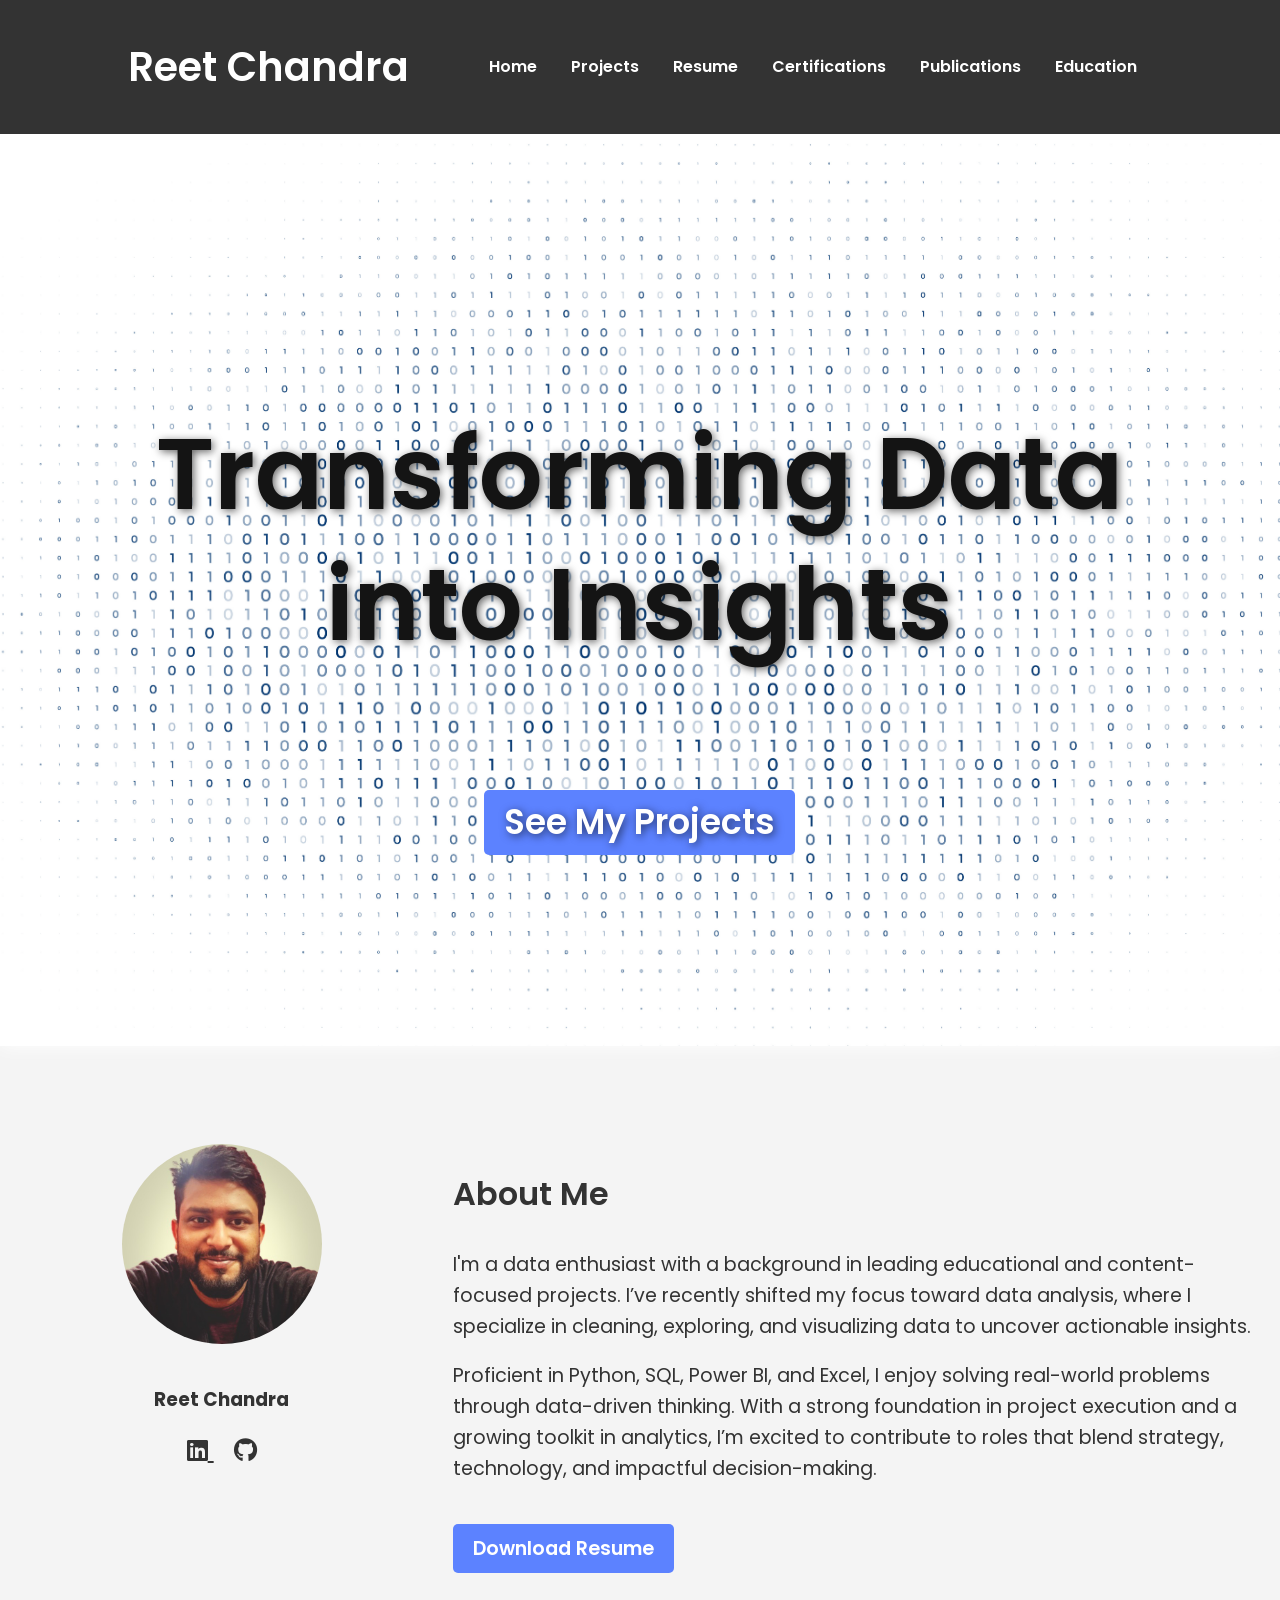
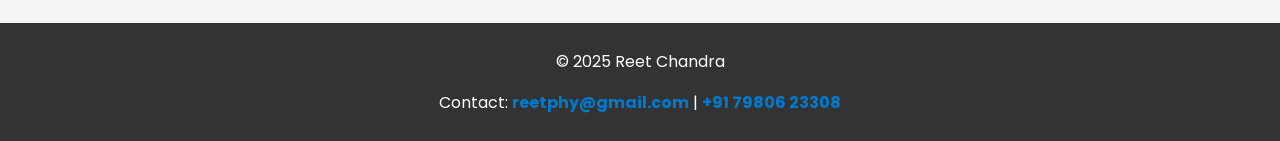
<file: index.html>
<!DOCTYPE html>
<html lang="en">
<head>
  <meta charset="UTF-8" />
  <meta name="viewport" content="width=device-width, initial-scale=1.0" />
  <title>Reet Chandra – Data Analyst Portfolio</title>
  <link href="https://fonts.googleapis.com/css2?family=Poppins:wght@300;400;600&display=swap" rel="stylesheet" />
  <link rel="stylesheet" href="style.css" />
  <link rel="stylesheet" href="https://cdnjs.cloudflare.com/ajax/libs/font-awesome/6.5.0/css/all.min.css">

  <style>
    body {
      font-family: 'Poppins', sans-serif;
      margin: 0;
      padding: 0;
      background-color: #f4f4f4;
    }

    header {
      background-color: #333;
      color: white;
      padding: 10px 0;
    }

    header .container {
      display: flex;
      justify-content: space-between;
      align-items: center;
      padding: 0 20px;
    }

    header nav a {
      color: white;
      text-decoration: none;
      margin: 0 15px;
      font-weight: 600;
    }

    header nav a:hover {
      text-decoration: underline;
    }

    .hero {
      display: flex;
      justify-content: center;
      align-items: center;
      height: 80vh;
      background-color: #2d3e50;
      color: white;
    }

    .hero-content {
      text-align: center;
    }

    .cta-button {
      background-color: #5c82ff;
      color: white;
      padding: 10px 20px;
      text-decoration: none;
      border-radius: 5px;
      font-weight: 600;
      margin-top: 20px;
      display: inline-block;
    }

    .cta-button:hover {
      background-color: #ff3e6e;
    }

    /* Main Layout */
    .main-container {
      display: flex;
      justify-content: space-between;
      padding: 50px 20px;
    }

    .left-panel {
      flex: 1;
      padding-right: 30px;
      text-align: center;
    }

    .left-panel img {
      border-radius: 50%;
      width: 200px;
      height: 200px;
      object-fit: cover;
    }

    .right-panel {
      flex: 2;
    }

    .right-panel h2 {
      font-size: 2em;
    }

    .about-me p {
      font-size: 1.1em;
      color: #555;
      line-height: 1.6;
    }

    .social-links {
      margin-top: 10px;
    }

    .social-links a {
      color: #333;
      margin: 0 10px;
      font-size: 1.5em;
      transition: color 0.3s;
    }

    .social-links a:hover {
      color: #0077b5;
    }

    footer {
      text-align: center;
      background-color: #333;
      color: white;
      padding: 10px;
    }
  </style>
</head>
<body>
  <!-- Header Section -->
  <header>
    <div class="container">
      <h1>Reet Chandra</h1>
      <nav>
        <a href="index.html">Home</a>
        <a href="projects.html">Projects</a>
        <a href="resume.pdf" target="_blank">Resume</a>
        <a href="certifications.html">Certifications</a>
        <a href="publications.html">Publications</a>
        <a href="degree.html">Education</a>
      </nav>
    </div>
  </header>

  <!-- Hero Section -->
  <section class="hero">
    <div class="hero-content">
      <h2>Transforming Data into Insights</h2>
      <a href="projects.html" class="cta-button">See My Projects</a>
    </div>
  </section>

  <!-- Main Content Section -->
  <section class="main-container">
    <!-- Left Panel -->
    <div class="left-panel">
      <img src="assets/images/profile-picture.jpeg" alt="Reet Chandra" class="profile-img" />
      <h3>Reet Chandra</h3>
      <div class="social-links">
        <a href="https://www.linkedin.com/in/reet-chandra/" target="_blank" title="LinkedIn">
          <i class="fab fa-linkedin"></i>
        </a>
        <a href="https://github.com/reetphy" target="_blank" title="GitHub">
          <i class="fab fa-github"></i>
        </a>
      </div>
    </div>

    <!-- Right Panel -->
    <div class="right-panel">
      <h2>About Me</h2>
      <p>
        I'm a data enthusiast with a background in leading educational and content-focused projects. I’ve recently shifted my focus toward data analysis, where I specialize in cleaning, exploring, and visualizing data to uncover actionable insights.
      </p>
      <p>
        Proficient in Python, SQL, Power BI, and Excel, I enjoy solving real-world problems through data-driven thinking. With a strong foundation in project execution and a growing toolkit in analytics, I’m excited to contribute to roles that blend strategy, technology, and impactful decision-making.
      </p>
      <a href="resume.pdf" download class="cta-button">Download Resume</a>
    </div>
  </section>

  <!-- Footer Section -->
  <footer>
    <p>© 2025 Reet Chandra</p>
    <p>Contact: <a href="mailto:reetphy@gmail.com">reetphy@gmail.com</a> | <a href="tel:+917980623308">+91 79806 23308</a></p>
  </footer>
</body>
</html>
</file>
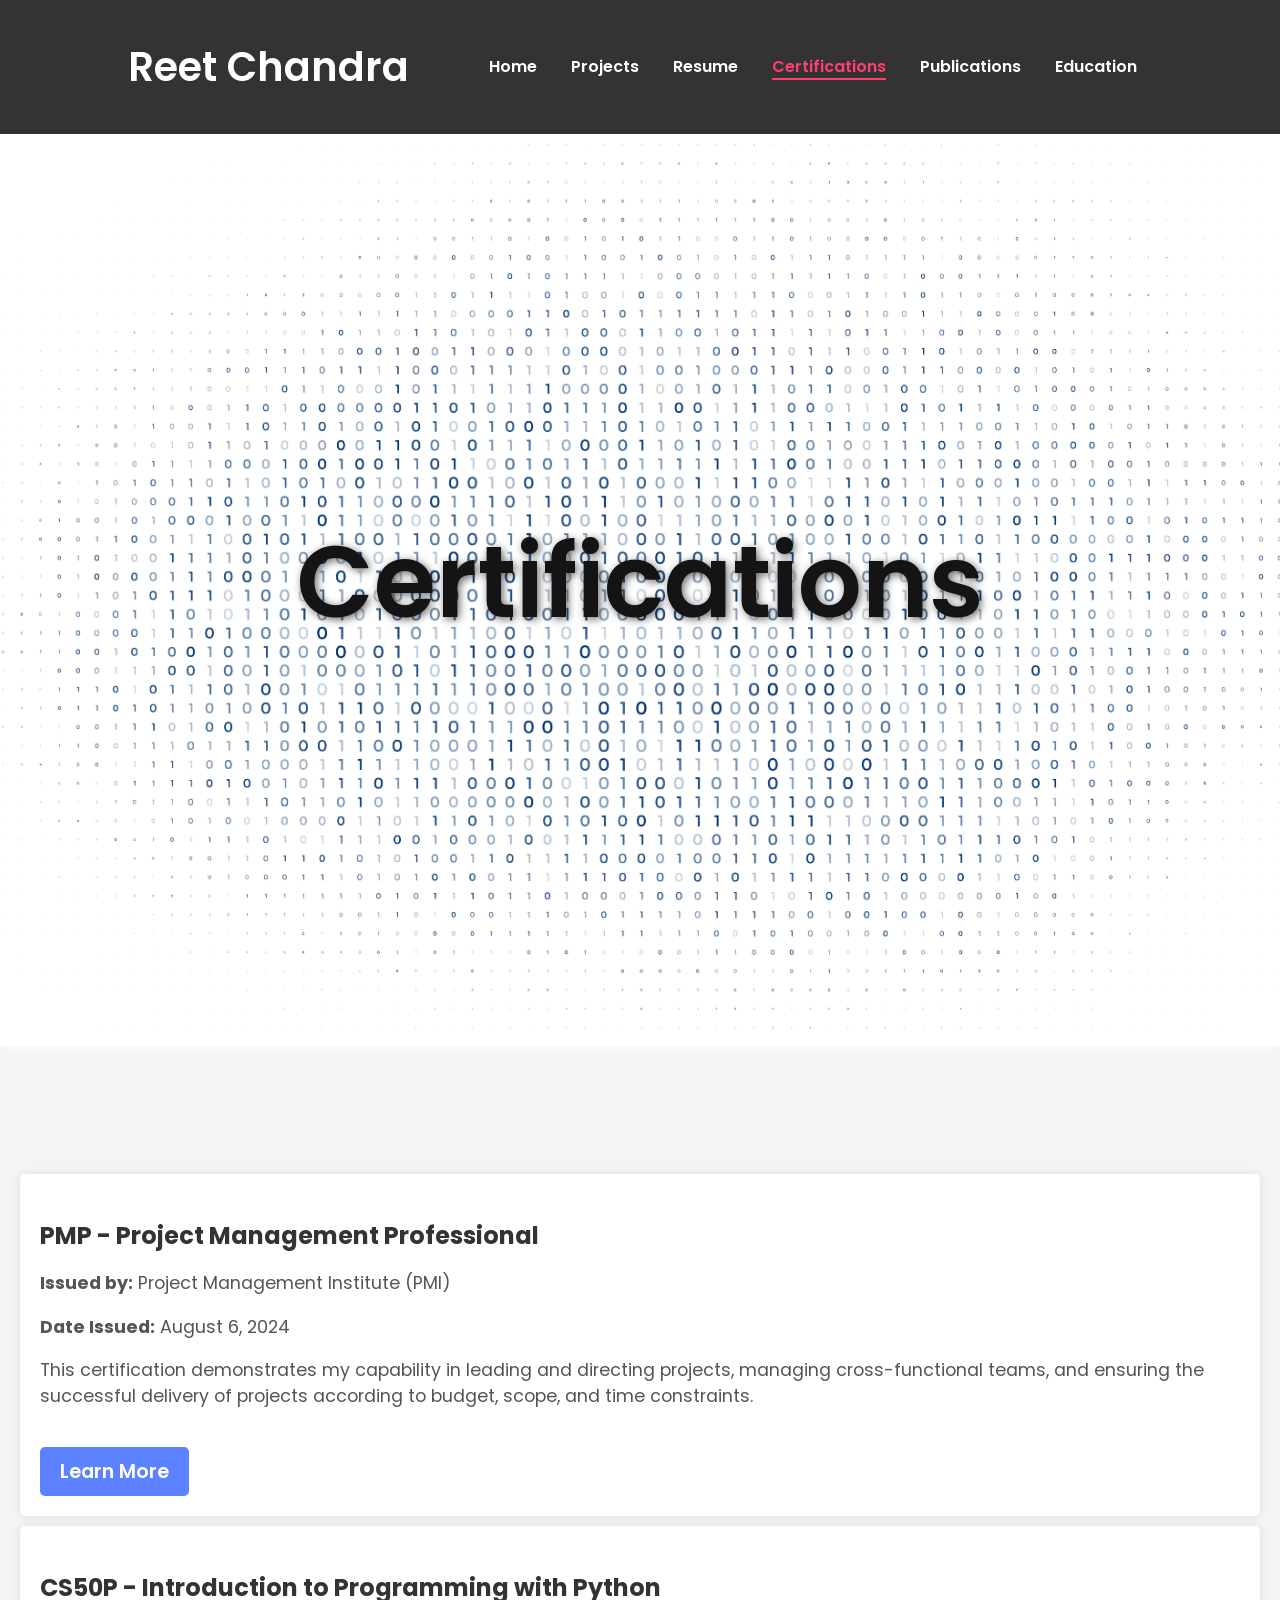
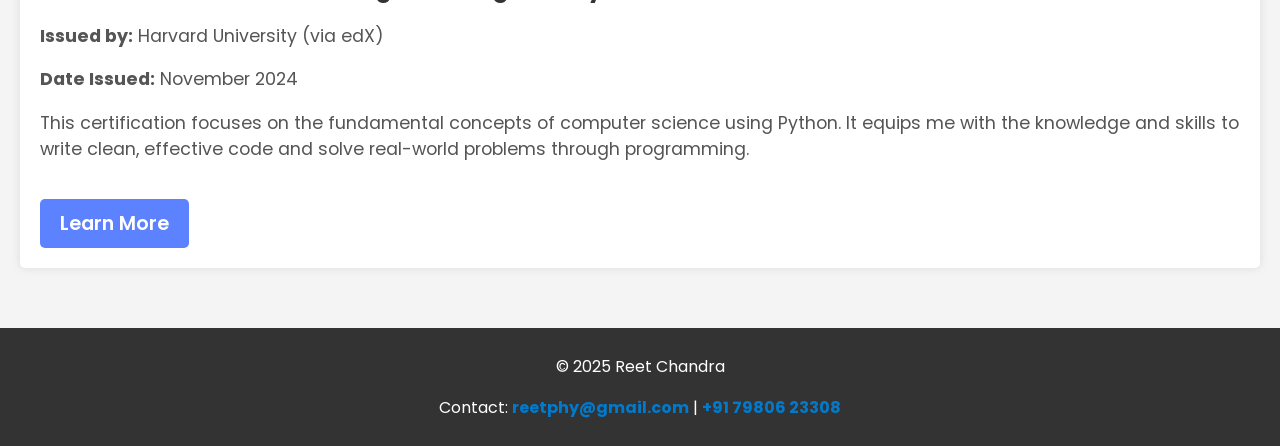
<file: certfications.html>
<!DOCTYPE html>
<html lang="en">
<head>
  <meta charset="UTF-8" />
  <meta name="viewport" content="width=device-width, initial-scale=1.0" />
  <title>Certifications – Reet Chandra</title>
  <link href="https://fonts.googleapis.com/css2?family=Poppins:wght@300;400;600&display=swap" rel="stylesheet" />
  <link rel="stylesheet" href="style.css" />
  <link rel="stylesheet" href="https://cdnjs.cloudflare.com/ajax/libs/font-awesome/6.5.0/css/all.min.css">
  <style>
    body {
      font-family: 'Poppins', sans-serif;
      margin: 0;
      padding: 0;
      background-color: #f4f4f4;
    }

    header {
      background-color: #333;
      color: white;
      padding: 10px 0;
    }

    header .container {
      display: flex;
      justify-content: space-between;
      align-items: center;
      padding: 0 20px;
    }

    header nav a {
      color: white;
      text-decoration: none;
      margin: 0 15px;
      font-weight: 600;
    }

    header nav a:hover {
      text-decoration: underline;
    }

    .hero {
      display: flex;
      justify-content: center;
      align-items: center;
      height: 80vh;
      background-color: #2d3e50;
      color: white;
    }

    .hero-content {
      text-align: center;
    }

    .cta-button {
      background-color: #5c82ff;
      color: white;
      padding: 10px 20px;
      text-decoration: none;
      border-radius: 5px;
      font-weight: 600;
      margin-top: 20px;
      display: inline-block;
    }

    .cta-button:hover {
      background-color: #ff3e6e;
    }

    .main-container {
      display: flex;
      flex-direction: column;
      justify-content: center;
      padding: 50px 20px;
      text-align: center;
    }

    .certifications {
      margin-top: 20px;
    }

    .certification-item {
      background-color: #fff;
      padding: 20px;
      margin: 10px 0;
      border-radius: 5px;
      box-shadow: 0 0 10px rgba(0, 0, 0, 0.1);
      text-align: left;
    }

    .certification-item h3 {
      font-size: 1.5em;
      margin-bottom: 10px;
    }

    .certification-item p {
      font-size: 1.1em;
      color: #555;
    }

    footer {
      text-align: center;
      background-color: #333;
      color: white;
      padding: 10px;
    }
  </style>
</head>
<body>
  <!-- Header Section -->
  <header>
    <div class="container">
      <h1>Reet Chandra</h1>
      <nav>
        <a href="index.html">Home</a>
        <a href="projects.html">Projects</a>
        <a href="resume.pdf" target="_blank">Resume</a>
        <a href="certifications.html" class="active">Certifications</a>
        <a href="publications.html">Publications</a>
        <a href="degree.html">Education</a>
      </nav>
    </div>
  </header>

  <!-- Hero Section -->
  <section class="hero">
    <div class="hero-content">
      <h2>Certifications</h2>
    </div>
  </section>

  <!-- Main Content Section -->
  <section class="main-container">
    <div class="certifications">
      <!-- PMP Certification -->
      <div class="certification-item">
        <h3>PMP - Project Management Professional</h3>
        <p><strong>Issued by:</strong> Project Management Institute (PMI)</p>
        <p><strong>Date Issued:</strong> August 6, 2024</p>
        <p>This certification demonstrates my capability in leading and directing projects, managing cross-functional teams, and ensuring the successful delivery of projects according to budget, scope, and time constraints.</p>
        <a href="https://www.pmi.org/certifications/project-management-pmp" target="_blank" class="cta-button">Learn More</a>
      </div>

      <!-- CS50P Certification -->
      <div class="certification-item">
        <h3>CS50P - Introduction to Programming with Python</h3>
        <p><strong>Issued by:</strong> Harvard University (via edX)</p>
        <p><strong>Date Issued:</strong> November 2024</p>
        <p>This certification focuses on the fundamental concepts of computer science using Python. It equips me with the knowledge and skills to write clean, effective code and solve real-world problems through programming.</p>
        <a href="https://www.edx.org/course/cs50s-introduction-to-programming-with-python" target="_blank" class="cta-button">Learn More</a>
      </div>
    </div>
  </section>

  <!-- Footer Section -->
  <footer>
    <p>© 2025 Reet Chandra</p>
    <p>Contact: <a href="mailto:reetphy@gmail.com">reetphy@gmail.com</a> | <a href="tel:+917980623308">+91 79806 23308</a></p>
  </footer>
</body>
</html>
</file>
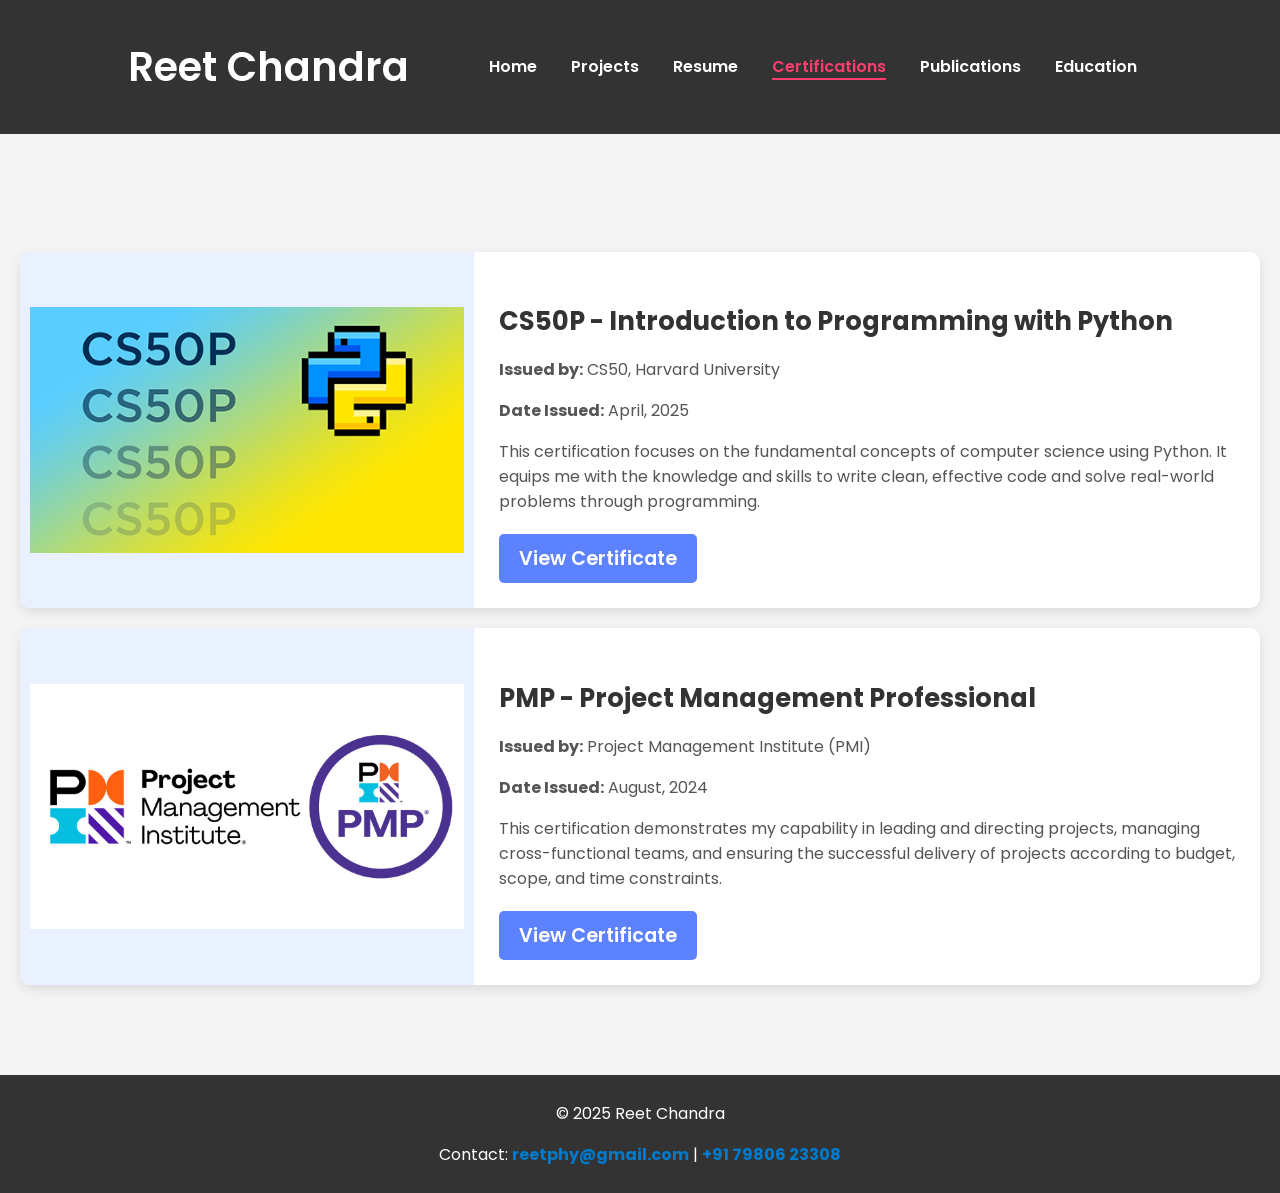
<file: certifications.html>
<!DOCTYPE html>
<html lang="en">
<head>
  <meta charset="UTF-8" />
  <meta name="viewport" content="width=device-width, initial-scale=1.0" />
  <title>Certifications – Reet Chandra</title>
  <link href="https://fonts.googleapis.com/css2?family=Poppins:wght@300;400;600&display=swap" rel="stylesheet" />
  <link rel="stylesheet" href="style.css" />
  <link rel="stylesheet" href="https://cdnjs.cloudflare.com/ajax/libs/font-awesome/6.5.0/css/all.min.css">
  <style>
    body {
      font-family: 'Poppins', sans-serif;
      margin: 0;
      padding: 0;
      background-color: #f4f4f4;
    }

    header {
      background-color: #333;
      color: white;
      padding: 10px 0;
    }

    header .container {
      display: flex;
      justify-content: space-between;
      align-items: center;
      padding: 0 20px;
    }

    header nav a {
      color: white;
      text-decoration: none;
      margin: 0 15px;
      font-weight: 600;
    }

    header nav a:hover {
      text-decoration: underline;
    }

    .main-container {
      display: flex;
      flex-direction: column;
      justify-content: center;
      padding: 50px 20px;
      text-align: center;
    }

    .certifications {
      margin-top: 20px;
      display: flex;
      flex-direction: column;
      gap: 20px;
    }

    .certification-item {
      display: flex;
      background-color: #fff;
      border-radius: 10px;
      overflow: hidden;
      box-shadow: 0 4px 12px rgba(0, 0, 0, 0.1);
      transition: transform 0.3s;
      text-align: left;
    }

    .certification-item:hover {
      transform: translateY(-10px);
    }

    .cert-left {
      flex: 0 0 35%;
      background-color: #e9f0ff;
      display: flex;
      align-items: center;
      justify-content: center;
      padding: 10px; /* uniform padding */
      min-height: 200px;
    }

    .cert-left img {
      max-width: 100%;
      max-height: 100%;
      object-fit: contain;
    }


    .cert-right {
      flex: 1;
      padding: 25px;
    }

    .cert-right h3 {
      font-size: 1.6em;
      margin-bottom: 10px;
    }

    .cert-right p {
      font-size: 1em;
      color: #555;
      margin-bottom: 10px;
    }
    .certificate-link {
      display: inline-block;
      border-radius: 8px;
      overflow: hidden;
      box-shadow: 0 4px 10px rgba(0, 0, 0, 0.1);
      transition: transform 0.2s ease, box-shadow 0.2s ease;
    }
    
    .certificate-link:hover {
      transform: scale(1.03);
      box-shadow: 0 6px 16px rgba(0, 0, 0, 0.2);
    }
    
    .certificate-image {
      max-width: 200px;
      height: auto;
      display: block;
    }

    .cta-button {
      display: inline-block;
      margin-top: 10px;
      background-color: #5c82ff;
      color: white;
      padding: 10px 20px;
      text-decoration: none;
      border-radius: 5px;
      font-weight: 600;
    }

    .cta-button:hover {
      background-color: #ff3e6e;
    }

    footer {
      text-align: center;
      background-color: #333;
      color: white;
      padding: 10px;
      margin-top: 40px;
    }
  </style>
</head>
<body>
  <header>
    <div class="container">
      <h1>Reet Chandra</h1>
      <nav>
        <a href="index.html">Home</a>
        <a href="projects.html">Projects</a>
        <a href="resume.pdf" target="_blank">Resume</a>
        <a href="certifications.html" class="active">Certifications</a>
        <a href="publications.html">Publications</a>
        <a href="degree.html">Education</a>
      </nav>
    </div>
  </header>

  <section class="main-container">
    <div class="certifications">
      <!-- CS50P Certification -->
      <div class="certification-item">
        <div class="cert-left">
          <img src="assets/images/CS50P.png" alt="CS50P Logo" />
        </div>
        <div class="cert-right">
          <h3>CS50P - Introduction to Programming with Python</h3>
          <p><strong>Issued by:</strong> CS50, Harvard University</p>
          <p><strong>Date Issued:</strong> April, 2025</p>
          <p>This certification focuses on the fundamental concepts of computer science using Python. It equips me with the knowledge and skills to write clean, effective code and solve real-world problems through programming.</p>
          <a href="assets/certificates/CS50P_Certificate.pdf" target="_blank" class="cta-button">
            View Certificate
          </a>
        </div>
      </div>

      <!-- PMP Certification -->
      <div class="certification-item">
        <div class="cert-left">
          <img src="assets/images/PMP.jpeg" alt="PMP Logo" />
        </div>
        <div class="cert-right">
          <h3>PMP - Project Management Professional</h3>
          <p><strong>Issued by:</strong> Project Management Institute (PMI)</p>
          <p><strong>Date Issued:</strong> August, 2024</p>
          <p>This certification demonstrates my capability in leading and directing projects, managing cross-functional teams, and ensuring the successful delivery of projects according to budget, scope, and time constraints.</p>
          <a href="assets/certificates/Certificate_PMP_Reet.pdf" target="_blank" class="cta-button">
            View Certificate
          </a>
        </div>
      </div>
    </div>
  </section>

  <!-- Footer Section -->
  <footer>
    <p>© 2025 Reet Chandra</p>
    <p>Contact: <a href="mailto:reetphy@gmail.com">reetphy@gmail.com</a> | <a href="tel:+917980623308">+91 79806 23308</a></p>
  </footer>
</body>
</html>
</file>
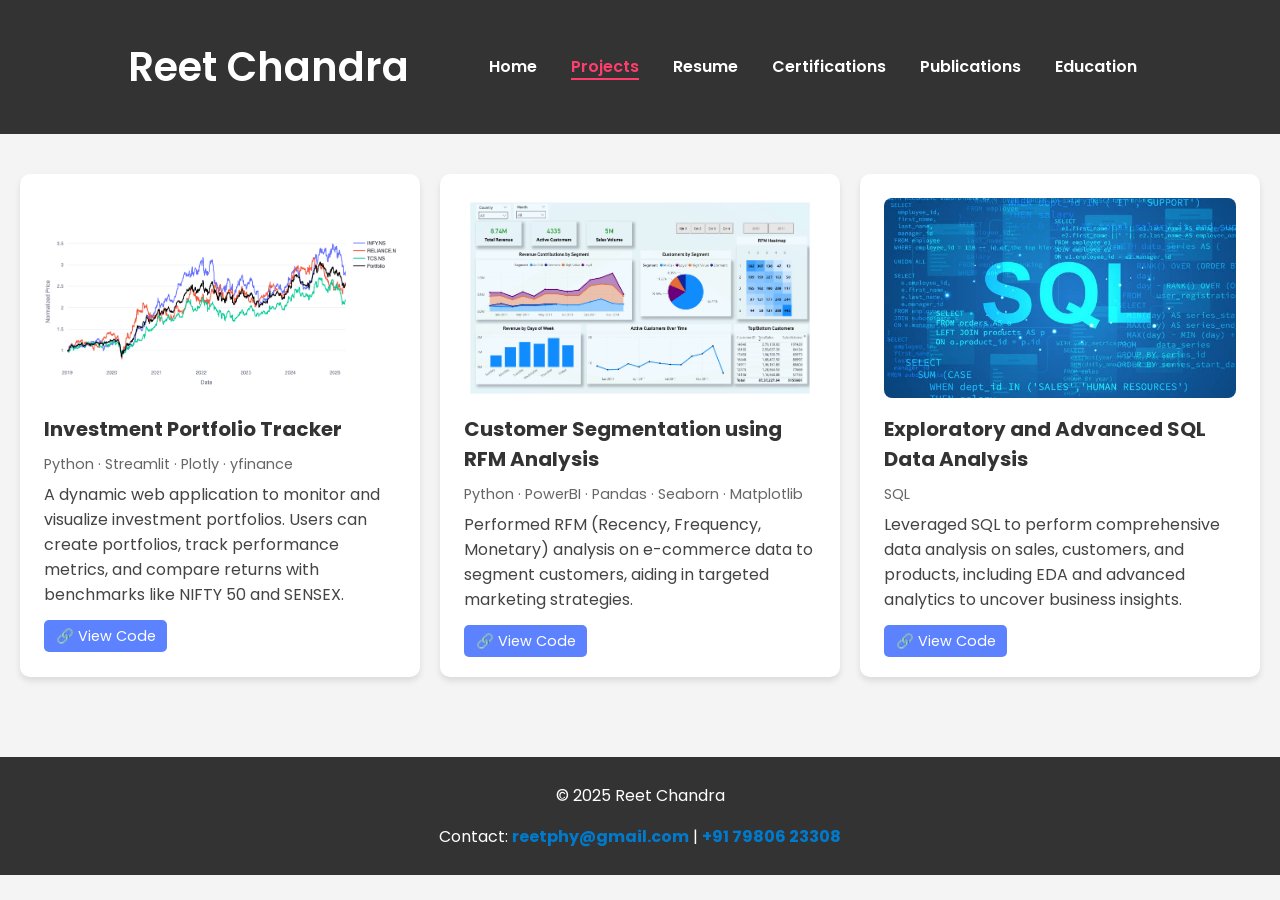
<file: projects.html>
<!DOCTYPE html>
<html lang="en">
<head>
  <meta charset="UTF-8" />
  <meta name="viewport" content="width=device-width, initial-scale=1.0" />
  <title>Reet Chandra – Projects</title>
  <link href="https://fonts.googleapis.com/css2?family=Poppins:wght@300;400;600&display=swap" rel="stylesheet" />
  <link rel="stylesheet" href="style.css" />
  <link rel="stylesheet" href="https://cdnjs.cloudflare.com/ajax/libs/font-awesome/6.5.0/css/all.min.css">
  <style>
    body {
      font-family: 'Poppins', sans-serif;
      margin: 0;
      padding: 0;
      background-color: #f4f4f4;
    }

    header {
      background-color: #333;
      color: white;
      padding: 10px 0;
    }

    header .container {
      display: flex;
      justify-content: space-between;
      align-items: center;
      padding: 0 20px;
    }

    /*header h1 {
      margin: 0;
    }*/

    header nav a {
      color: white;
      text-decoration: none;
      margin: 0 15px;
      font-weight: 600;
    }

    header nav a:hover {
      text-decoration: underline;
    }

    main {
      padding: 40px 20px;
    }

    .projects-container {
      display: grid;
      grid-template-columns: repeat(auto-fit, minmax(300px, 1fr));
      gap: 20px;
    }

    .project-card {
      background: white;
      padding: 1.5em;
      border-radius: 10px;
      box-shadow: 0 4px 6px rgba(0,0,0,0.1);
      transition: transform 0.2s;
    }

    .project-card:hover {
      transform: scale(1.02);
    }

    .card-img-top {
      width: 100%;
      height: auto;
      max-height: 200px;
      object-fit: cover;
      border-radius: 8px;
      display: block;
      margin-bottom: 1em;
    }

    .project-title {
      font-size: 1.25em;
      font-weight: bold;
      margin-bottom: 0.5em;
    }

    .project-tools {
      font-size: 0.9em;
      color: #666;
      margin-bottom: 0.5em;
    }

    .project-description {
      margin-bottom: 1em;
      color: #444;
    }

    .project-links a {
      text-decoration: none;
      color: white;
      background-color: #5c82ff;
      padding: 0.4em 0.8em;
      border-radius: 5px;
      margin-right: 0.5em;
      font-size: 0.9em;
      transition: background-color 0.3s;
    }

    .project-links a:hover {
      background-color: #ff3e6e;
    }

    footer {
      text-align: center;
      background-color: #333;
      color: white;
      padding: 10px;
      margin-top: 40px;
    }
  </style>
</head>
<body>

  <!-- Header Section -->
  <header>
    <div class="container">
      <h1>Reet Chandra</h1>
      <nav>
        <a href="index.html">Home</a>
        <a href="projects.html" class="active">Projects</a>
        <a href="resume.pdf" target="_blank">Resume</a>
        <a href="certifications.html">Certifications</a>
        <a href="publications.html">Publications</a>
        <a href="degree.html">Education</a>
      </nav>
    </div>
  </header>

  <!-- Main Projects Section -->
  <main>
    <div class="projects-container">

      <!-- Project 1 -->
      <div class="project-card">
        <img src="assets/images/image1.png" alt="Investment Portfolio Tracker" class="card-img-top" />
        <div class="project-title">Investment Portfolio Tracker</div>
        <div class="project-tools">Python · Streamlit · Plotly · yfinance</div>
        <div class="project-description">
          A dynamic web application to monitor and visualize investment portfolios. Users can create portfolios, track performance metrics, and compare returns with benchmarks like NIFTY 50 and SENSEX.
        </div>
        <div class="project-links">
          <a href="https://github.com/reetphy/Investment-Portfolio-Tracker" target="_blank">🔗 View Code</a>
        </div>
      </div>

      <!-- Project 2 -->
      <div class="project-card">
        <img src="assets/images/dashboard.jpg" alt="Customer Segmentation using RFM Analysis" class="card-img-top" />
        <div class="project-title">Customer Segmentation using RFM Analysis</div>
        <div class="project-tools">Python · PowerBI · Pandas · Seaborn · Matplotlib</div>
        <div class="project-description">
          Performed RFM (Recency, Frequency, Monetary) analysis on e-commerce data to segment customers, aiding in targeted marketing strategies.
        </div>
        <div class="project-links">
          <a href="https://github.com/reetphy/Customer-Segmentation-RFM-Ecommerce" target="_blank">🔗 View Code</a>
        </div>
      </div>

      <!-- Project 3 -->
      <div class="project-card">
        <img src="assets/images/image3.jpeg" alt="SQL Data Analysis" class="card-img-top" />
        <div class="project-title">Exploratory and Advanced SQL Data Analysis</div>
        <div class="project-tools">SQL</div>
        <div class="project-description">
          Leveraged SQL to perform comprehensive data analysis on sales, customers, and products, including EDA and advanced analytics to uncover business insights.
        </div>
        <div class="project-links">
          <a href="https://github.com/reetphy/sql-sales-analysis" target="_blank">🔗 View Code</a>
        </div>
      </div>

    </div>
  </main>

   <!-- Footer Section -->
  <footer>
    <p>© 2025 Reet Chandra</p>
    <p>Contact: <a href="mailto:reetphy@gmail.com">reetphy@gmail.com</a> | <a href="tel:+917980623308">+91 79806 23308</a></p>
  </footer>
</body>
</html>
</file>
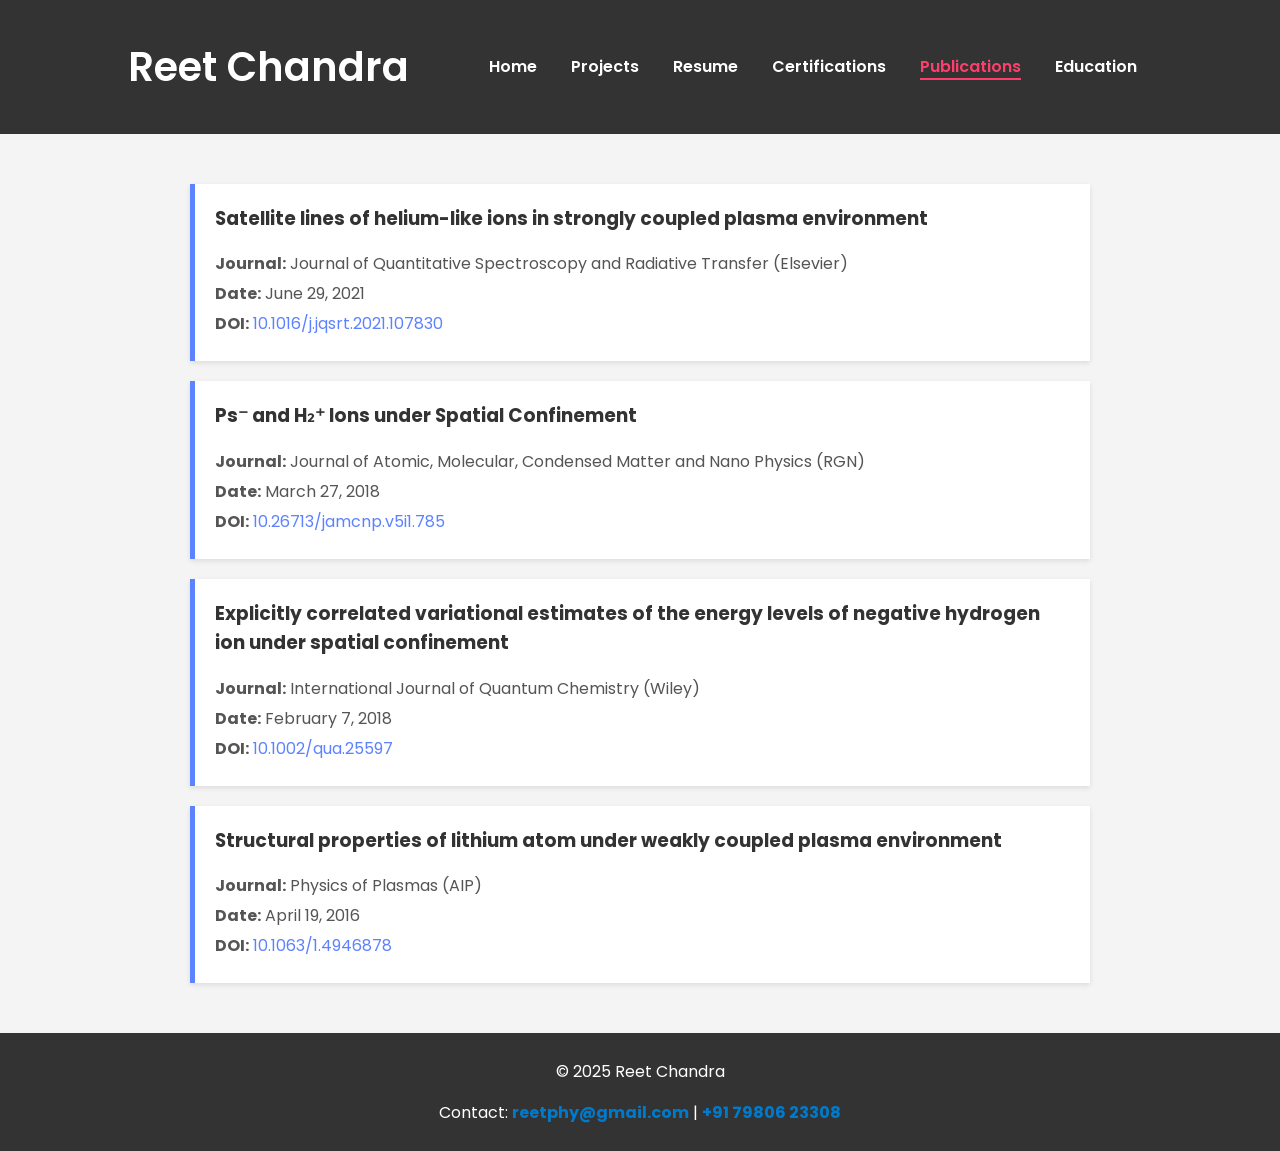
<file: publications.html>
<!DOCTYPE html>
<html lang="en">
<head>
  <meta charset="UTF-8" />
  <meta name="viewport" content="width=device-width, initial-scale=1.0" />
  <title>Reet Chandra – Publications</title>
  <link href="https://fonts.googleapis.com/css2?family=Poppins:wght@300;400;600&display=swap" rel="stylesheet" />
  <link rel="stylesheet" href="style.css" />
  <link rel="stylesheet" href="https://cdnjs.cloudflare.com/ajax/libs/font-awesome/6.5.0/css/all.min.css">
  <style>
    body {
      font-family: 'Poppins', sans-serif;
      margin: 0;
      padding: 0;
      background-color: #f4f4f4;
    }

    header {
      background-color: #333;
      color: white;
      padding: 10px 0;
    }

    header .container {
      display: flex;
      justify-content: space-between;
      align-items: center;
      padding: 0 20px;
    }

    header nav a {
      color: white;
      text-decoration: none;
      margin: 0 15px;
      font-weight: 600;
    }

    header nav a:hover {
      text-decoration: underline;
    }

    .content-container {
      max-width: 900px;
      margin: 50px auto;
      padding: 0 20px;
    }

    .content-container h2 {
      font-size: 2em;
      margin-bottom: 20px;
      color: #2d3e50;
    }

    .publication {
      background-color: #fff;
      padding: 20px;
      margin-bottom: 20px;
      border-left: 5px solid #5c82ff;
      box-shadow: 0 2px 5px rgba(0,0,0,0.1);
    }

    .publication h3 {
      margin-top: 0;
      color: #333;
    }

    .publication p {
      margin: 5px 0;
      color: #555;
    }

    .publication a {
      color: #5c82ff;
      text-decoration: none;
    }

    .publication a:hover {
      text-decoration: underline;
    }

    footer {
      text-align: center;
      background-color: #333;
      color: white;
      padding: 10px;
      margin-top: 50px;
    }
  </style>
</head>
<body>
  <!-- Header Section -->
  <header>
    <div class="container">
      <h1>Reet Chandra</h1>
      <nav>
        <a href="index.html">Home</a>
        <a href="projects.html">Projects</a>
        <a href="resume.pdf" target="_blank">Resume</a>
        <a href="certifications.html">Certifications</a>
        <a href="publications.html" class="active">Publications</a>
        <a href="degree.html">Education</a>
      </nav>
    </div>
  </header>

  <!-- Main Content Section -->
  <section class="content-container">

    <div class="publication">
      <h3>Satellite lines of helium-like ions in strongly coupled plasma environment</h3>
      <p><strong>Journal:</strong> Journal of Quantitative Spectroscopy and Radiative Transfer (Elsevier)</p>
      <p><strong>Date:</strong> June 29, 2021</p>
      <p><strong>DOI:</strong> <a href="https://doi.org/10.1016/j.jqsrt.2021.107830" target="_blank">10.1016/j.jqsrt.2021.107830</a></p>
    </div>

    <div class="publication">
      <h3>Ps⁻ and H₂⁺ Ions under Spatial Confinement</h3>
      <p><strong>Journal:</strong> Journal of Atomic, Molecular, Condensed Matter and Nano Physics (RGN)</p>
      <p><strong>Date:</strong> March 27, 2018</p>
      <p><strong>DOI:</strong> <a href="https://doi.org/10.26713/jamcnp.v5i1.785" target="_blank">10.26713/jamcnp.v5i1.785</a></p>
    </div>

    <div class="publication">
      <h3>Explicitly correlated variational estimates of the energy levels of negative hydrogen ion under spatial confinement</h3>
      <p><strong>Journal:</strong> International Journal of Quantum Chemistry (Wiley)</p>
      <p><strong>Date:</strong> February 7, 2018</p>
      <p><strong>DOI:</strong> <a href="https://doi.org/10.1002/qua.25597" target="_blank">10.1002/qua.25597</a></p>
    </div>

    <div class="publication">
      <h3>Structural properties of lithium atom under weakly coupled plasma environment</h3>
      <p><strong>Journal:</strong> Physics of Plasmas (AIP)</p>
      <p><strong>Date:</strong> April 19, 2016</p>
      <p><strong>DOI:</strong> <a href="https://doi.org/10.1063/1.4946878" target="_blank">10.1063/1.4946878</a></p>
    </div>
  </section>

  <!-- Footer Section -->
  <footer>
    <p>© 2025 Reet Chandra</p>
    <p>Contact: <a href="mailto:reetphy@gmail.com">reetphy@gmail.com</a> | <a href="tel:+917980623308">+91 79806 23308</a></p>
  </footer>
</body>
</html>
</file>
<file: style.css>
/* General Page Styling */
body {
  font-family: 'Poppins', sans-serif;
  margin: 0;
  padding: 0;
  background: #f9f9f9;
  color: #333;
}

.container {
  width: 80%;
  margin: 0 auto;
}

/* Header */
header {
  background-color: #333;
  color: #fff;
  padding: 1.5em 0;
  text-align: center;
  position: sticky;
  top: 0;
  z-index: 1000;
}

header h1 {
  font-size: 2.5em;
  font-weight: 600;
}

nav a {
  color: white;
  margin: 0 1.5em;
  text-decoration: none;
  font-weight: 500;
  transition: color 0.3s ease;
}

nav a:hover {
  color: #007acc;
}

nav a.active {
  border-bottom: 2px solid #ff3e6e;
  color: #ff3e6e;
}


.hero {
  background: url('assets/images/hero-bg-3.jpg') no-repeat center center/cover;
  color: white;
  text-align: center;
  padding: 6em 2em;
  height: 80vh;
  display: flex;
  justify-content: center;
  align-items: center;
  flex-direction: column;
  position: relative;
  animation: backgroundAnimation 10s ease-in-out infinite; /* Add background animation */
}

@keyframes backgroundAnimation {
  0% {
    background-position: center center;
  }
  50% {
    background-position: left center; /* Change the background position */
  }
  100% {
    background-position: center center;
  }
}

/* Blurred background */
.hero::before {
  content: '';
  position: absolute;
  top: 0;
  left: 0;
  width: 100%;
  height: 100%;
  background: inherit; /* Use the same background image */
  filter: blur(10px);
  z-index: -2;
}

/* Dark overlay */
.hero::after {
  content: '';
  position: absolute;
  top: 0;
  left: 0;
  width: 100%;
  height: 100%;
  background-color: rgba(0, 0, 0, 0.4);
  z-index: -1;
}

/* Text styling */
.hero-content {
  z-index: 1;
  opacity: 0;
  animation: fadeIn 2s ease-in-out forwards;
  color: #fff;
  text-shadow: 2px 2px 8px rgba(0, 0, 0, 0.6);
  font-size: 1.8em;
  line-height: 1.3;
  max-width: 80%;
  margin: 0 auto;
}

.cta-button {
  background-color: #3498db;
  color: white;
  padding: 0.8em 1.5em;
  font-size: 1.2em;
  border: none;
  border-radius: 5px;
  margin-top: 1em;
  text-decoration: none;
  display: inline-block;
  transition: background-color 0.3s ease;
}

.cta-button:hover {
  background-color: #2980b9;
}

@keyframes fadeIn {
  from {
    opacity: 0;
    transform: translateY(30px);
  }
  to {
    opacity: 1;
    transform: translateY(0);
  }
}



.hero-content h2 {
  font-size: 3.5em;
  font-weight: 600;
  margin-bottom: 1em;
  color: #141414;
}

.hero p {
  font-size: 1.2em;
  max-width: 600px;
  margin: 0 auto;
  margin-bottom: 2em;
}

.cta-button {
  background-color: #007acc;
  color: white;
  padding: 1em 3em;
  text-decoration: none;
  font-size: 1.2em;
  border-radius: 5px;
  transition: background-color 0.3s ease;
}

.cta-button:hover {
  background-color: #005f99;
}

@keyframes fadeIn {
  from {
    opacity: 0;
    transform: translateY(30px);
  }
  to {
    opacity: 1;
    transform: translateY(0);
  }
}

/* Main Content Section (Left and Right Panels) */
.main-container {
  display: flex;
  justify-content: space-between;
  padding: 50px 20px;
  margin-top: 3em;
}

.left-panel {
  flex: 1;
  text-align: center;
  padding-right: 30px;
}

.left-panel img {
  border-radius: 50%;
  width: 200px;
  height: 200px;
  object-fit: cover;
}

.right-panel {
  flex: 2;
}

.right-panel h2 {
  font-size: 2.5em;
  font-weight: 600;
  margin-bottom: 1em;
}

.right-panel p {
  font-size: 1.2em;
  line-height: 1.6;
  max-width: 800px;
  /* margin: 0 auto */;
}

/* About Me Section */
.about-me {
  text-align: center;
  padding: 3em 2em;
  background-color: #fff;
  margin-top: 4em;
  border-radius: 8px;
  box-shadow: 0 4px 10px rgba(0, 0, 0, 0.1);
}

.about-me h2 {
  font-size: 2.5em;
  font-weight: 600;
  margin-bottom: 1em;
}

.about-me p {
  font-size: 1.2em;
  line-height: 1.6;
  max-width: 800px;
  margin: 0 auto;
}

/* Profile Image Styling */
.profile-img {
  width: 150px; /* Adjust as needed */
  height: 150px;
  border-radius: 50%; /* This makes it circular */
  object-fit: cover; /* Ensures the image fits within the circle */
  margin-bottom: 1em; /* Adds space between the image and the text */
}

/* About Me Text Section */
.about-me-content {
  display: flex;
  justify-content: center;
  align-items: center;
  flex-direction: column;
  gap: 2em;
}


/* Resume Section */
#resume {
  text-align: center;
  padding: 3em 2em;
  background-color: #007acc;
  color: white;
  margin-top: 3em;
  border-radius: 8px;
}

#resume h2 {
  font-size: 2.5em;
  margin-bottom: 1em;
}

#resume .cta-button {
  background-color: #fff;
  color: #007acc;
  padding: 1em 3em;
  text-decoration: none;
  font-size: 1.2em;
  border-radius: 5px;
  transition: background-color 0.3s ease, color 0.3s ease;
}

#resume .cta-button:hover {
  background-color: #005f99;
  color: white;
}

/* Footer Section */
footer {
  background-color: #333;
  color: white;
  text-align: center;
  padding: 1.5em 0;
}

footer a {
  color: #007acc;
  text-decoration: none;
  font-weight: bold;
}

footer a:hover {
  color: white;
}

/* Responsive Styling */
@media (max-width: 768px) {
  .hero h2 {
    font-size: 2.5em;
  }

  .hero p {
    font-size: 1.1em;
  }
  
  .cta-button {
    font-size: 1em;
    padding: 0.8em 2em;
  }

  .about-me h2, #resume h2 {
    font-size: 2em;
  }

  .about-me p {
    font-size: 1em;
  }

  /* Adjust main container for smaller screens */
  .main-container {
    flex-direction: column;
    padding: 20px;
  }

  .left-panel, .right-panel {
    flex: none;
    margin-bottom: 20px;
  }
}
</file>
